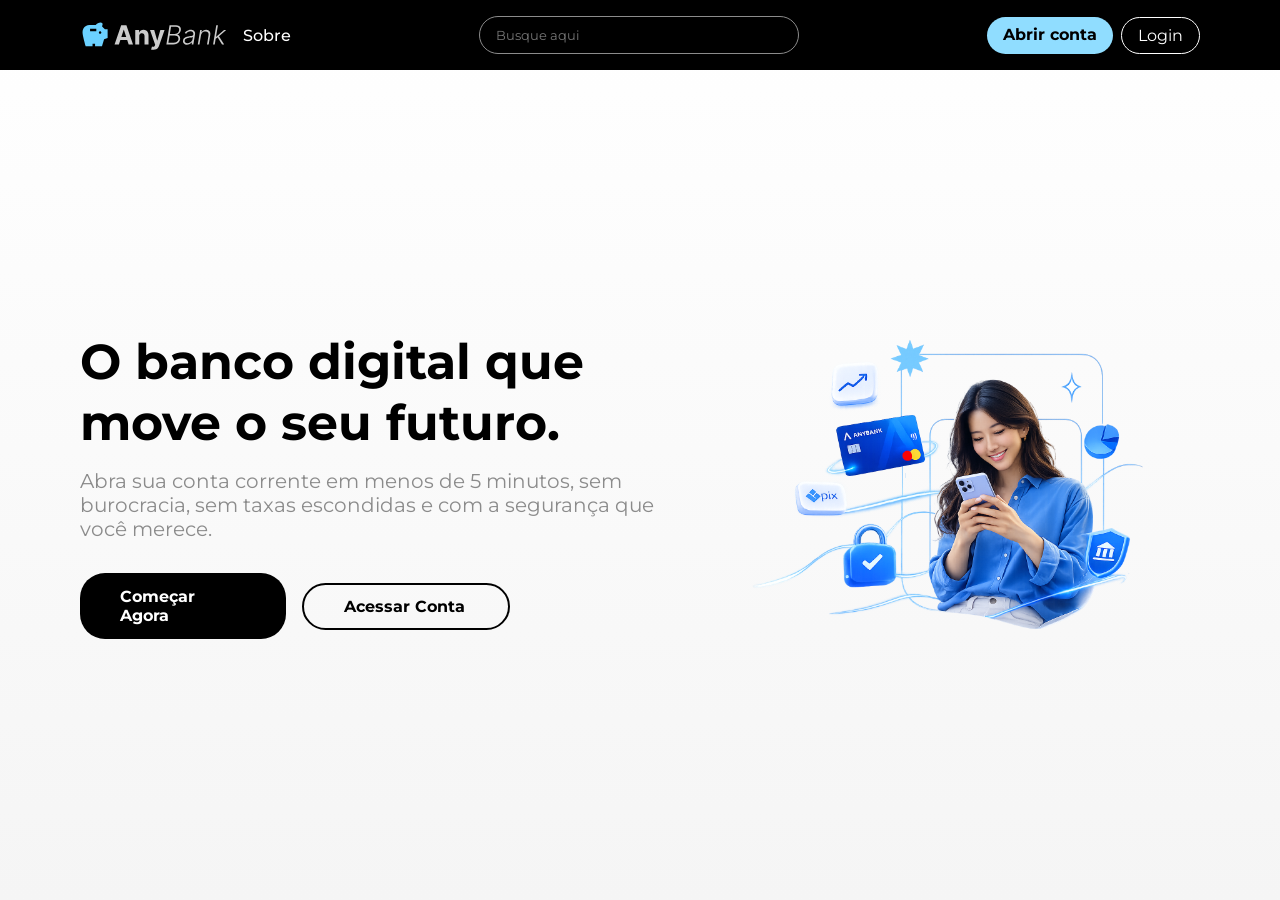
<file: index.html>
<!DOCTYPE html>
<html lang="pt-BR">
<head>
    <meta charset="UTF-8">
    <meta name="viewport" content="width=device-width, initial-scale=1.0">
    <title>AnyBank - Seu Banco Digital</title>

    <link rel="icon" type="image/png" href="assets/images/Favicon.png?v=1">

    <link rel="stylesheet" href="assets/css/global.css">
    <link rel="stylesheet" href="style.css">
</head>
<body>

    <header class="header">
        <div class="header-left">
            <div class="logo-container">
                <picture>
                    <source media="(min-width: 1024px)" srcset="assets/images/logo-desktop.svg">
                    <source media="(min-width: 768px)" srcset="assets/images/logo-tablet.png">
                    <img src="assets/images/logo-mobile.png" alt="AnyBank Logo">
                </picture>
            </div>
            <a href="#" class="nav-link">Sobre</a>
        </div>

        <div class="search-bar">
            <input type="text" placeholder="Busque aqui">
        </div>

        <div class="header-buttons">
            <a href="pages/cadastro/index.html" class="btn-open-account">Abrir conta</a>
            <a href="pages/login/index.html" class="btn-login-nav">Login</a>
        </div>
    </header>

    <main class="hero-container">
        <section class="hero-content">
            <h1>O banco digital que move o seu futuro.</h1>
            <p class="text-l hero-subtitle">Abra sua conta corrente em menos de 5 minutos, sem burocracia, sem taxas escondidas e com a segurança que você merece.</p>
            
            <div class="hero-cta-buttons">
                <a href="pages/cadastro/index.html" class="btn-cta-primary">Começar Agora</a>
                <a href="pages/login/index.html" class="btn-cta-secondary">Acessar Conta</a>
            </div>
        </section>

        <div class="hero-image">
            <picture>
                <source media="(min-width: 1024px)" srcset="assets/images/imagem-principal-desk-tablet.png">
                <source media="(min-width: 768px)" srcset="assets/images/imagem-principal-desk-tablet.png">
                <img src="assets/images/imagem-principal-desk-tablet.png" alt="Conectado ao AnyBank">
            </picture>
        </div>
    </main>

</body>
</html>
</file>
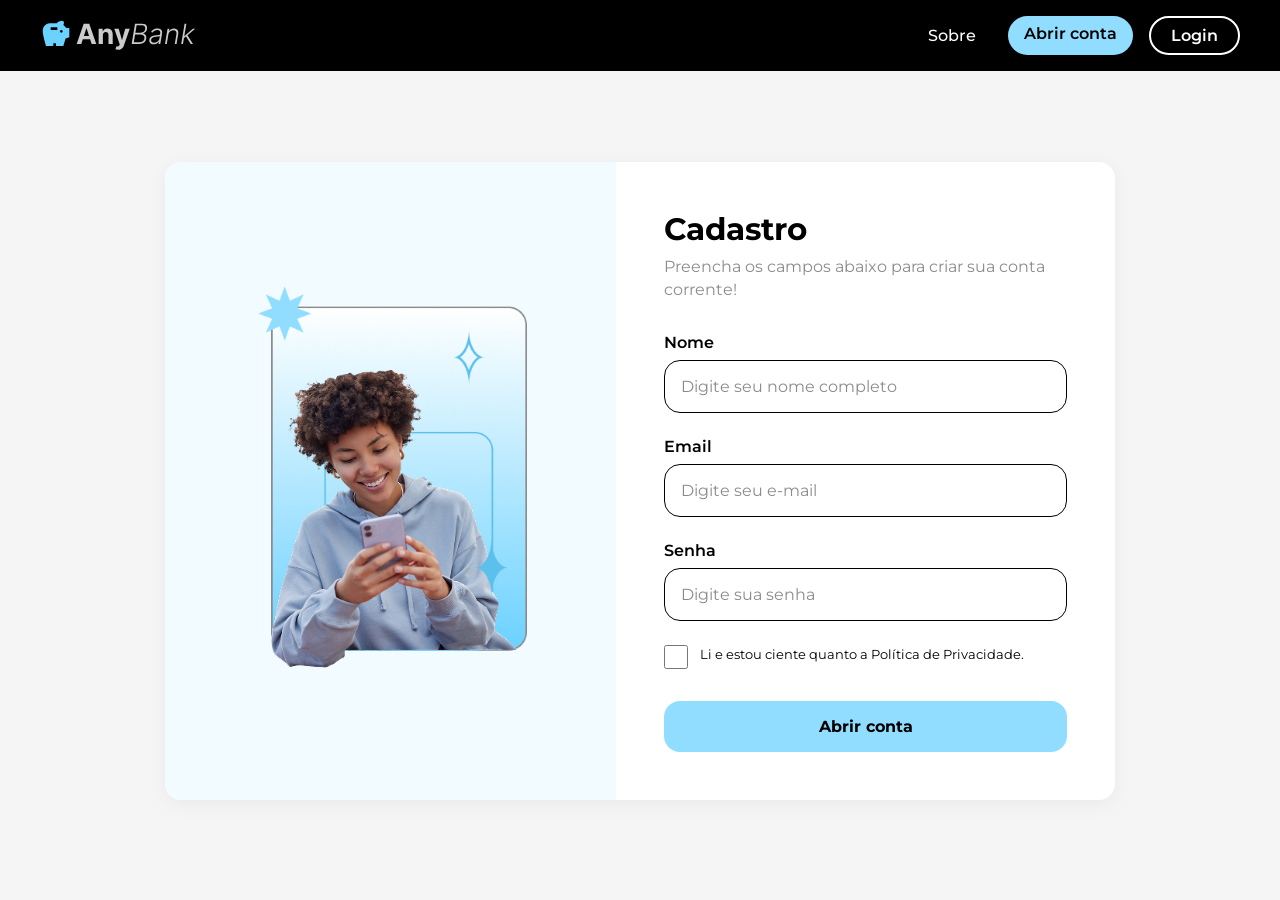
<file: pages/cadastro/index.html>
<!DOCTYPE html>
<html lang="pt-BR">
<head>
    <meta charset="UTF-8">
    <meta name="viewport" content="width=device-width, initial-scale=1.0">
    <title>AnyBank - Cadastro</title>

    <link rel="icon" type="image/png" href="../../assets/images/Favicon.png?v=1">
    
    <link rel="preconnect" href="https://fonts.googleapis.com">
    <link rel="preconnect" href="https://fonts.gstatic.com" crossorigin>
    <link href="https://fonts.googleapis.com/css2?family=Montserrat:wght@400;500;600;700&display=swap" rel="stylesheet">
    
    <link rel="stylesheet" href="../../assets/css/global.css">
    <link rel="stylesheet" href="style.css">
</head>
<body>

    <header class="main-header">
        <div class="header-container">
            <a href="../../index.html" class="logo">
                <img src="../../assets/images/logo-desktop.svg" alt="Logo AnyBank" class="logo-img">
            </a>
            <nav class="header-nav">
                <a href="#" class="nav-link">Sobre</a>
                <div class="header-actions">
                    <a href="#form-cadastro" class="btn-primary-header">Abrir conta</a>
                    <a href="../login/index.html" class="btn-secondary-header">Login</a>
                </div>
            </nav>
        </div>
    </header>

    <main class="cadastro-wrapper">
        <div class="cadastro-card">
            
            <div class="cadastro-image-block">
                <picture>
                    <source media="(max-width: 768px)" srcset="../../assets/images/imagem-cadastro-mobile.png">
                    <source media="(max-width: 1024px)" srcset="../../assets/images/imagem-cadastro-tablet.png">
                    <img src="../../assets/images/imagem-cadastro-desktop.png" alt="Mulher sorrindo e olhando o celular" class="cadastro-banner">
                </picture>
            </div>

            <div class="cadastro-form-block">
                <form class="cadastro-form" id="form-cadastro">
                    <h2>Cadastro</h2>
                    <p class="form-subtitle">Preencha os campos abaixo para criar sua conta corrente!</p>

                    <div class="form-group">
                        <label for="reg-name">Nome</label>
                        <input type="text" id="reg-name" class="input-field" placeholder="Digite seu nome completo" required>
                    </div>

                    <div class="form-group">
                        <label for="reg-email">Email</label>
                        <input type="email" id="reg-email" class="input-field" placeholder="Digite seu e-mail" required>
                    </div>

                    <div class="form-group">
                        <label for="reg-password">Senha</label>
                        <input type="password" id="reg-password" class="input-field" placeholder="Digite sua senha" required>
                    </div>

                    <div class="form-checkbox">
                        <input type="checkbox" id="privacy-policy" required>
                        <label for="privacy-policy">Li e estou ciente quanto a Política de Privacidade.</label>
                    </div>

                    <button type="submit" class="btn-submit">Abrir conta</button>
                </form>
            </div>

        </div>
    </main>

    <script src="script.js"></script>

</body>
</html>
</file>
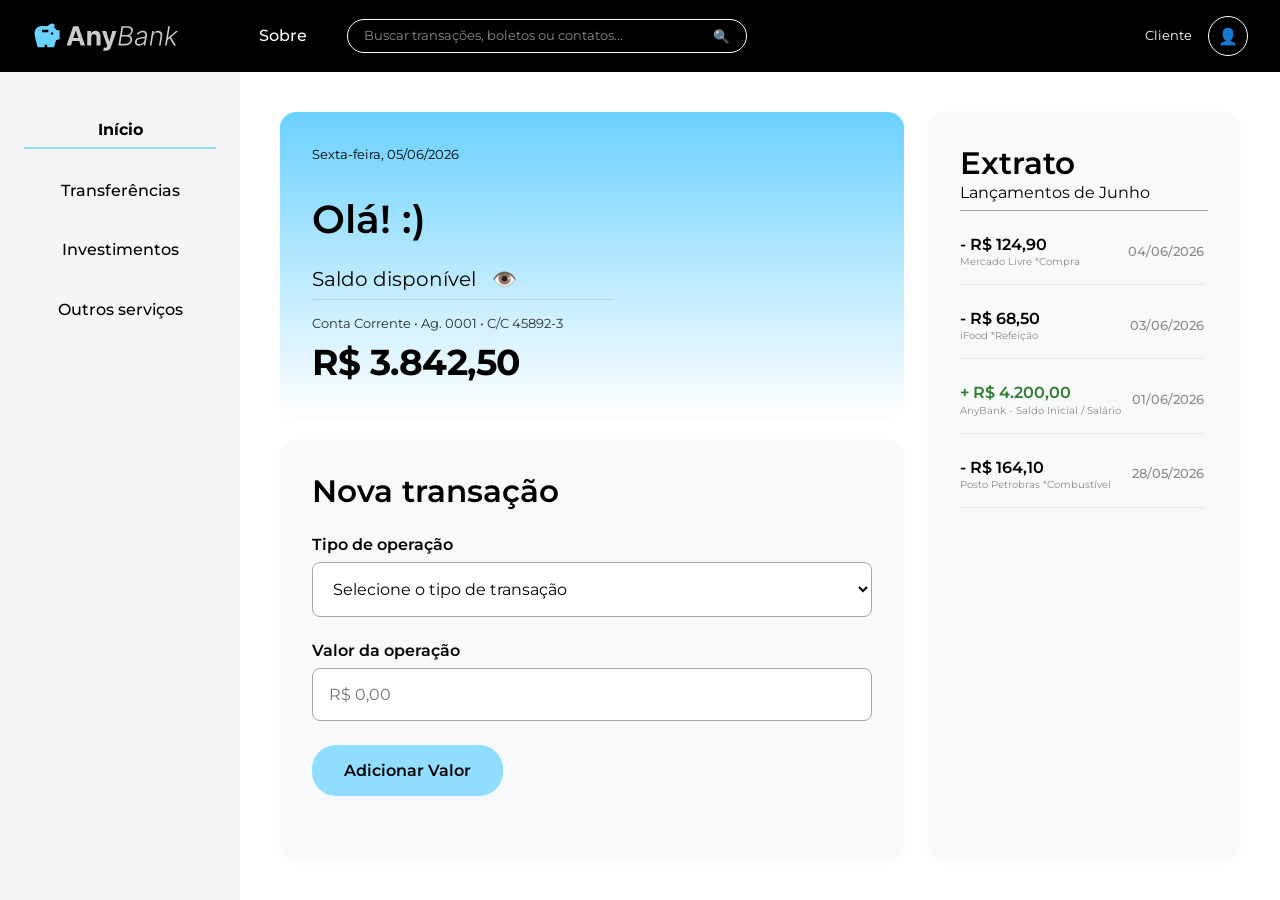
<file: pages/dashboard/index.html>
<!DOCTYPE html>
<html lang="pt-br">
<head>
    <meta charset="UTF-8">
    <meta name="viewport" content="width=device-width, initial-scale=1.0">
    <title>AnyBank - Dashboard</title>

    <link rel="icon" type="image/png" href="../../assets/images/Favicon.png?v=1">
    <link rel="preconnect" href="https://fonts.googleapis.com">
    <link rel="preconnect" href="https://fonts.gstatic.com" crossorigin>
    <link href="https://fonts.googleapis.com/css2?family=Montserrat:wght@400;500;600;700&display=swap" rel="stylesheet">

    <link rel="stylesheet" href="../../assets/css/global.css">
    <link rel="stylesheet" href="style.css">
</head>
<body>

    <header class="main-header">
        <div class="header-container">
            <button class="menu-toggle" id="menu-hamburger" aria-label="Abrir menu">
                <span></span>
                <span></span>
                <span></span>
            </button>

            <div class="logo">
                <picture>
                    <source media="(min-width: 1025px)" srcset="../../assets/images/logo-desktop.svg">
                    <source media="(min-width: 769px)" srcset="../../assets/images/logo-tablet.png">
                    <img src="../../assets/images/logo-mobile.png" alt="Logo AnyBank" class="logo-img">
                </picture>
            </div>

            <nav class="header-nav">
                <a href="#" class="nav-link text-md">Sobre</a>
                <div class="search-bar">
                    <input type="text" placeholder="Buscar transações, boletos ou contatos..." class="text-s">
                    <button class="search-btn">🔍</button>
                </div>
            </nav>

            <div class="user-profile">
                <span class="user-name text-s" id="header-user-name">Cliente</span>
                <div class="user-avatar">👤</div>
            </div>
        </div>
    </header>

    <div class="dashboard-layout">
        
        <aside class="sidebar">
            <nav class="sidebar-menu">
                <a href="#" class="sidebar-link active text-md">Início</a>
                <a href="#" class="sidebar-link text-md">Transferências</a>
                <a href="#" class="sidebar-link text-md">Investimentos</a>
                <a href="#" class="sidebar-link text-md">Outros serviços</a>
            </nav>
        </aside>

        <main class="dashboard-content">
            
            <section class="card card-balance">
                <div class="balance-header">
                    <span class="date text-s" id="current-date">Sexta-feira, 05/06/2026</span>
                </div>
                <div class="balance-body">
                    <h2 id="user-greeting-title">Olá! :)</h2>
                    <div class="balance-amount-box">
                        <div class="balance-title">
                            <span class="text-l">Saldo disponível</span>
                            <button class="toggle-visibility-btn" id="eye-btn" aria-label="Ocultar/Mostrar saldo">👁️</button>
                        </div>
                        <p class="account-type text-s">Conta Corrente • Ag. 0001 • C/C 45892-3</p>
                        <p class="amount-value" id="balance-amount">R$ 3.842,50</p>
                    </div>
                </div>
            </section>

            <section class="card card-transaction">
                <h3>Nova transação</h3>
                <form class="transaction-form" id="transaction-form">
                    <div class="form-group">
                        <label class="text-md">Tipo de operação</label>
                        <div class="custom-select">
                            <select id="transaction-type" required>
                                <option value="" disabled selected hidden>Selecione o tipo de transação</option>
                                <option value="Pix">Pix (Envio instantâneo)</option>
                                <option value="Boleto">Pagamento de Boleto</option>
                                <option value="TED">Transferência (TED/DOC)</option>
                                <option value="Recarga">Recarga de Celular</option>
                            </select>
                        </div>
                    </div>
                    
                    <div class="form-group">
                        <label class="text-md">Valor da operação</label>
                        <input type="number" step="0.01" min="0.01" placeholder="R$ 0,00" class="input-amount text-md" id="transaction-value" required>
                    </div>

                    <button type="submit" id="btn-add-transaction" class="btn-primary">Adicionar Valor</button>
                </form>
            </section>

            <section class="card card-statement">
                <h3>Extrato</h3>
                <div class="statement-period">
                    <span class="month-title text-md">Lançamentos de Junho</span>
                    <hr class="divider">
                </div>
                <ul class="statement-list" id="statement-list"></ul>
            </section>

        </main>
    </div>

    <script src="script.js"></script>

</body>
</html>
</file>
<file: assets/css/global.css>
@import url('https://fonts.googleapis.com/css2?family=Montserrat:wght@400;500;600;700&display=swap');

:root {
    /* Cores Neutras */
    --cor-preto-texto: #000000; 
    --cor-cinza-escuro: #8B8B8B;
    --cor-cinza-medio: #A6A6A6;
    --cor-cinza-header: #CBCBCB;
    --cor-branco: #FFFFFF;

    /* Cores Primárias */
    --azul-destaques: #90DDFF;
    --azul-hover: #5CCOED;
    --azul-pressed: #30A7DC;

    /* Cores de Fundo */
    --fundo-gradiente-azul: linear-gradient(180deg, #6BD1FF 0%, #FFFFFF 100%);
    --fundo-gradiente-cinza: linear-gradient(180deg, #FFFFFF 0%, #F5F5F5 100%);
    --fundo-cinza-claro: #F5F5F5;
    --fundo-azul-claro: #F2FBFF;

    /* Bordas (Border Radius) */
    --radius-small: 8px;
    --radius-medium: 16px;
    --radius-large: 24px;

    /* Espaçamentos (Paddings / Margins) */
    --space-xs: 8px;
    --space-sm: 16px;
    --space-md: 24px;
    --space-lg: 32px;
    --space-xl: 40px;
    --space-xxl: 80px;

    /* Tipografia Base */
    --font-principal: 'Montserrat', sans-serif;
}

/* Reset básico para evitar comportamento estranho dos navegadores */
* {
    margin: 0;
    padding: 0;
    box-sizing: border-box;
    font-family: var(--font-principal);
}

body {
    background-color: var(--cor-branco);
    color: var(--cor-preto-texto);
    -webkit-font-smoothing: antialiased;
    scroll-behavior: smooth;
}

/* Estilos de Tipografia baseados na escala do Figma */
h1 {
    font-size: 3.062rem; /* 49px */
    line-height: 125%;
    font-weight: 700;
}

h2 {
    font-size: 2.438rem; /* 39px */
    line-height: 125%;
    font-weight: 600;
}

h3 {
    font-size: 1.938rem; /* 31px */
    line-height: 125%;
    font-weight: 600;
}

h4 {
    font-size: 1.562rem; /* 25px */
    line-height: 125%;
    font-weight: 500;
}

/* Classes utilitárias para os textos do Body */
.text-l {
    font-size: 1.25rem; /* 20px */
    line-height: 120%;
}

.text-md {
    font-size: 1rem; /* 16px */
    line-height: 120%;
}

.text-s {
    font-size: 0.812rem; /* 13px */
    line-height: 120%;
}

.text-xs {
    font-size: 0.625rem; /* 10px */
    line-height: 120%;
}
</file>
<file: style.css>
/* ==========================================================================
   ESTILOS DA HOME (PÁGINA INICIAL)
   ========================================================================== */

body {
    min-height: 100vh;
    display: flex;
    flex-direction: column;
    background: var(--fundo-gradiente-cinza); 
}

/* --- Navbar (Adaptada para a Raiz) --- */
.header {
    background-color: var(--cor-preto-texto);
    padding: var(--space-sm) var(--space-sm);
    display: flex;
    justify-content: space-between;
    align-items: center;
}

.header-left {
    display: flex;
    align-items: center;
    gap: var(--space-sm);
}

.logo-container img {
    height: 32px;
    display: block;
}

.nav-link {
    color: var(--cor-branco);
    text-decoration: none;
    font-weight: 500;
}

.search-bar {
    max-width: 320px;
    width: 100%;
    display: none;
}

.search-bar input {
    width: 100%;
    padding: 10px var(--space-sm);
    background-color: var(--cor-preto-texto);
    border: 1px solid var(--cor-cinza-escuro);
    border-radius: 25px;
    color: var(--cor-branco);
}

.header-buttons {
    display: flex;
    gap: var(--space-xs);
}

.btn-open-account {
    background-color: var(--azul-destaques);
    color: var(--cor-preto-texto);
    padding: 8px var(--space-sm);
    border-radius: 20px;
    text-decoration: none;
    font-weight: 700;
}

.btn-login-nav {
    background-color: transparent;
    color: var(--cor-branco);
    padding: 8px var(--space-sm);
    border: 1px solid var(--cor-branco);
    border-radius: 20px;
    text-decoration: none;
}

/* --- Layout Principal (Hero Section) --- */
.hero-container {
    flex: 1;
    display: flex;
    flex-direction: column;
    align-items: center;
    justify-content: center;
    padding: var(--space-md);
    gap: var(--space-lg);
    text-align: center;
}

.hero-content {
    display: flex;
    flex-direction: column;
    gap: var(--space-sm);
    max-width: 600px;
}

.hero-content h1 {
    color: var(--cor-preto-texto);
}

.hero-subtitle {
    color: var(--cor-cinza-escuro);
}

.hero-cta-buttons {
    display: flex;
    flex-direction: column;
    gap: var(--space-sm);
    margin-top: var(--space-sm);
    align-items: center;
}

/* Botões de Chamada para Ação (CTA) */
.btn-cta-primary {
    background-color: var(--cor-preto-texto);
    color: var(--cor-branco);
    padding: 14px 40px;
    border-radius: 25px;
    text-decoration: none;
    font-weight: 700;
    width: 100%;
    max-width: 260px;
    transition: background-color 0.2s;
}

.btn-cta-primary:hover {
    background-color: var(--cor-cinza-escuro);
}

.btn-cta-secondary {
    background-color: transparent;
    color: var(--cor-preto-texto);
    border: 2px solid var(--cor-preto-texto);
    padding: 12px 40px;
    border-radius: 25px;
    text-decoration: none;
    font-weight: 700;
    width: 100%;
    max-width: 260px;
    transition: background-color 0.2s;
}

.btn-cta-secondary:hover {
    background-color: var(--fundo-cinza-claro);
}

.hero-image {
    width: 100%;
    max-width: 400px;
}

.hero-image img {
    width: 100%;
    height: auto;
    object-fit: cover;
    border-radius: var(--radius-large);
}

/* --- Responsividade --- */

/* Tablet (768px) */
@media (min-width: 768px) {
    .header {
        padding: var(--space-sm) var(--space-xl);
    }
    
    .search-bar {
        display: block;
    }

    .hero-container {
        padding: var(--space-xl);
    }

    .hero-cta-buttons {
        flex-direction: row;
        justify-content: center;
    }
}

/* Desktop (1024px) */
@media (min-width: 1024px) {
    .header {
        padding: var(--space-sm) var(--space-xxl);
    }

    .hero-container {
        flex-direction: row; 
        text-align: left;
        justify-content: space-between;
        max-width: 1200px;
        margin: 0 auto;
        width: 100%;
        gap: var(--space-xl);
    }

    .hero-content {
        align-items: flex-start;
    }

    .hero-cta-buttons {
        justify-content: flex-start;
    }

    .hero-image {
        max-width: 550px;
        width: 50%;
    }
}
</file>
<file: pages/cadastro/style.css>
/* ==========================================================================
   1. ESTILIZAÇÃO DO HEADER 
   ========================================================================== */
.main-header {
    background-color: #000000; /* Preto | Texto/Fundo do Guia de Estilos */
    padding: 16px 24px;
    position: sticky;
    top: 0;
    z-index: 1000;
}

.header-container {
    max-width: 1200px;
    margin: 0 auto;
    display: flex;
    justify-content: space-between;
    align-items: center;
}

.header-nav {
    display: flex;
    align-items: center;
    gap: 32px;
}

.nav-link {
    color: #FFFFFF;
    text-decoration: none;
    font-weight: 500;
    font-size: 16px;
}

.header-actions {
    display: flex;
    gap: 16px;
}

/* Botões do Header baseados nos Componentes */
.btn-primary-header {
    background-color: #90DDFF;
    color: #000000;
    padding: 8px 16px;
    border-radius: 24px; 
    text-decoration: none;
    font-weight: 600;
    transition: background-color 0.2s;
}

.btn-primary-header:hover {
    background-color: #5CC0ED; 
}

.btn-secondary-header {
    background-color: transparent;
    color: #FFFFFF;
    padding: 8px 20px;
    border: 2px solid #FFFFFF;
    border-radius: 24px;
    text-decoration: none;
    font-weight: 600;
    transition: all 0.2s;
}

.btn-secondary-header:hover {
    background-color: #FFFFFF;
    color: #000000;
}

/* ==========================================================================
   2. ESTRUTURA DO LAYOUT PRINCIPAL (CADASTRO)
   ========================================================================== */
body {
    background-color: #F5F5F5; 
    font-family: 'Montserrat', sans-serif;
}

.cadastro-wrapper {
    min-height: calc(100vh - 80px);
    display: flex;
    justify-content: center;
    align-items: center;
    padding: 40px 20px;
}

/* O Card que une Imagem + Formulário */
.cadastro-card {
    background-color: #FFFFFF;
    border-radius: 16px; 
    box-shadow: 0px 4px 20px rgba(0, 0, 0, 0.05);
    display: flex;
    max-width: 950px;
    width: 100%;
    overflow: hidden; 
}

/* Bloco da Esquerda (Imagem) */
.cadastro-image-block {
    flex: 1;
    background-color: #F2FBFF; 
    display: flex;
    align-items: center;
    justify-content: center;
    padding: 24px;
}

.cadastro-banner {
    width: 100%;
    height: auto;
    object-fit: contain;
    max-height: 450px;
}

/* Bloco da Direita (Formulário) */
.cadastro-form-block {
    flex: 1;
    padding: 48px;
    display: flex;
    flex-direction: column;
    justify-content: center;
}

.cadastro-form h2 {
    font-size: 31px; 
    font-weight: 700;
    color: #000000;
    margin-bottom: 8px;
}

.form-subtitle {
    font-size: 16px; 
    color: #8B8B8B; 
    margin-bottom: 32px;
    line-height: 1.4;
}

/* ==========================================================================
   3. CAMPOS DE ENTRADA (INPUTS) E BOTÃO
   ========================================================================== */
.form-group {
    display: flex;
    flex-direction: column;
    gap: 8px;
    margin-bottom: 24px;
}

.form-group label {
    font-size: 16px;
    font-weight: 600;
    color: #000000;
}

.input-field {
    width: 100%;
    padding: 16px;
    border: 1.5px solid #000000; 
    border-radius: 16px; 
    font-family: 'Montserrat', sans-serif;
    font-size: 16px;
    outline: none;
    transition: border-color 0.2s;
}

.input-field::placeholder {
    color: #8B8B8B;
}

.input-field:focus {
    border-color: #5CC0ED; 
}

/* Checkbox de Termos */
.form-checkbox {
    display: flex;
    align-items: flex-start;
    gap: 12px;
    margin-bottom: 32px;
    cursor: pointer;
}

.form-checkbox input[type="checkbox"] {
    width: 24px;
    height: 24px;
    border: 1.5px solid #000000;
    border-radius: 4px;
    accent-color: #90DDFF; 
    flex-shrink: 0;
}

.form-checkbox label {
    font-size: 13px; 
    color: #000000;
    line-height: 1.4;
    user-select: none;
}

/* Botão Enviar Formulário */
.btn-submit {
    background-color: #90DDFF;
    color: #000000;
    border: none;
    width: 100%;
    padding: 16px;
    border-radius: 16px; 
    font-family: 'Montserrat', sans-serif;
    font-size: 16px;
    font-weight: 700;
    cursor: pointer;
    transition: background-color 0.2s;
}

.btn-submit:hover {
    background-color: #5CC0ED; 
}

.btn-submit:active {
    background-color: #30A7DC; 
}

/* ==========================================================================
   4. RESPONSIVIDADE (TABLET E MOBILE)
   ========================================================================== */

/* Tablet (max-width: 1024px) */
@media (max-width: 1024px) {
    .cadastro-card {
        flex-direction: column; 
        max-width: 540px; 
    }

    .cadastro-image-block {
        padding: 40px 40px 20px 40px;
    }

    .cadastro-form-block {
        padding: 40px;
    }
}

/* Mobile (max-width: 768px) */
@media (max-width: 768px) {
    .main-header {
        padding: 16px;
    }

    .header-actions {
        display: none; 
    }

    .cadastro-wrapper {
        padding: 16px;
    }

    .cadastro-card {
        border-radius: 0; 
        background-color: transparent;
        box-shadow: none;
    }

    .cadastro-image-block {
        background-color: transparent;
        padding: 16px 16px 0 16px;
    }

    .cadastro-form-block {
        padding: 24px 16px;
    }

    .cadastro-form h2 {
        font-size: 25px; 
    }
}
</file>
<file: pages/dashboard/style.css>
/* ==========================================================================
   HEADER
   ========================================================================== */
.main-header {
    background-color: #000000;
    color: var(--cor-branco);
    padding: var(--space-sm) var(--space-lg);
    position: sticky;
    top: 0;
    z-index: 100;
}

.header-container {
    max-width: 1440px;
    margin: 0 auto;
    display: flex;
    align-items: center;
    justify-content: space-between;
}

.logo {
    display: flex;
    align-items: center;
    gap: var(--space-xs); 
}

.logo-img {
    height: 32px; 
    width: auto;
    object-fit: contain;
    display: block;
}

.header-nav {
    display: flex;
    align-items: center;
    gap: var(--space-xl);
    flex-grow: 1;
    margin-left: var(--space-xxl);
}

.nav-link {
    color: var(--cor-branco);
    text-decoration: none;
    font-weight: 500;
    transition: color 0.2s ease;
}

.nav-link:hover {
    color: var(--azul-destaques);
}

.search-bar {
    display: flex;
    align-items: center;
    background-color: #000000;
    border: 1px solid var(--cor-branco);
    border-radius: 24px;
    padding: var(--space-xs) var(--space-sm);
    width: 100%;
    max-width: 400px;
    transition: border-color 0.2s ease;
}

.search-bar:focus-within {
    border-color: var(--azul-destaques);
}

.search-bar input {
    background: none;
    border: none;
    color: var(--cor-branco);
    outline: none;
    width: 100%;
}

.search-bar input::placeholder {
    color: var(--cor-cinza-escuro);
}

.search-btn {
    background: none;
    border: none;
    cursor: pointer;
}

.user-profile {
    display: flex;
    align-items: center;
    gap: var(--space-sm);
}

.user-avatar {
    width: 40px;
    height: 40px;
    border: 1px solid var(--cor-branco);
    border-radius: 50%;
    display: flex;
    align-items: center;
    justify-content: center;
    user-select: none;
}

.menu-toggle {
    display: none;
    flex-direction: column;
    gap: 5px;
    background: none;
    border: none;
    cursor: pointer;
}

.menu-toggle span {
    width: 25px;
    height: 3px;
    background-color: var(--cor-branco);
    border-radius: 2px;
}

/* ==========================================================================
   LAYOUT E GRID PRINCIPAL (DESKTOP)
   ========================================================================== */
.dashboard-layout {
    max-width: 1440px;
    margin: 0 auto;
    display: grid;
    grid-template-columns: 240px 1fr; 
    min-height: calc(100vh - 72px);
}

/* Sidebar à Esquerda */
.sidebar {
    background-color: #F5F5F5;
    padding: var(--space-xl) var(--space-md);
}

.sidebar-menu {
    display: flex;
    flex-direction: column;
    gap: var(--space-md);
    align-items: center;
}

.sidebar-link {
    color: var(--cor-preto-texto);
    text-decoration: none;
    font-weight: 500;
    padding: var(--space-xs) 0;
    width: 100%;
    text-align: center;
    transition: all 0.2s ease;
}

.sidebar-link:hover {
    color: var(--azul-pressed);
    background-color: rgba(0, 0, 0, 0.02);
    border-radius: var(--radius-small);
}

.sidebar-link.active {
    font-weight: 700;
    color: var(--cor-preto-texto);
    border-bottom: 2px solid var(--azul-destaques);
}

/* Sub-grid do Conteúdo */
.dashboard-content {
    padding: var(--space-xl);
    display: grid;
    grid-template-columns: 2fr 1fr; 
    grid-template-rows: auto auto;
    gap: var(--space-md);
    background-color: var(--cor-branco);
}

/* ==========================================================================
   ESTILIZAÇÃO DOS CARDS
   ========================================================================== */
.card {
    background-color: var(--fundo-azul-claro);
    border-radius: var(--radius-medium);
    padding: var(--space-lg);
    box-shadow: 0 2px 8px rgba(0, 0, 0, 0.02);
}

/* Card Saldo com Gradiente */
.card-balance {
    grid-column: 1 / 2; 
    background: var(--fundo-gradiente-azul);
    color: var(--cor-preto-texto);
    display: flex;
    flex-direction: column;
    justify-content: space-between;
}

.balance-title {
    display: flex;
    align-items: center;
    gap: var(--space-sm);
    margin-top: var(--space-md);
    border-bottom: 1px solid rgba(0, 0, 0, 0.1);
    padding-bottom: var(--space-xs);
    max-width: 300px;
}

.toggle-visibility-btn {
    background: none;
    border: none;
    cursor: pointer;
    font-size: 1.25rem;
    transition: transform 0.2s ease;
}

.toggle-visibility-btn:hover {
    transform: scale(1.1);
}

.account-type {
    margin-top: var(--space-sm);
    opacity: 0.8;
}

.amount-value {
    font-size: 2.25rem;
    font-weight: 700;
    margin-top: var(--space-xs);
    letter-spacing: -0.5px;
}

/* Card Transação */
.card-transaction {
    grid-column: 1 / 2; 
    background-color: #F8F9FA; 
}

.transaction-form {
    display: flex;
    flex-direction: column;
    gap: var(--space-md);
    margin-top: var(--space-md);
}

.form-group {
    display: flex;
    flex-direction: column;
    gap: var(--space-xs);
}

.form-group label {
    font-weight: 600;
}

.custom-select select, .input-amount {
    width: 100%;
    padding: var(--space-sm);
    border: 1px solid var(--cor-cinza-medio);
    border-radius: var(--radius-small);
    background-color: var(--cor-branco);
    font-family: inherit;
    font-size: 1rem;
    outline: none;
    transition: border-color 0.2s ease, box-shadow 0.2s ease;
}

.custom-select select:focus, .input-amount:focus {
    border-color: var(--azul-pressed);
    box-shadow: 0 0 0 3px rgba(144, 221, 255, 0.25);
}

/* Botão Estilo Primário */
.btn-primary {
    background-color: var(--azul-destaques);
    color: var(--cor-preto-texto);
    border: none;
    padding: var(--space-sm) var(--space-lg);
    border-radius: 24px; 
    font-weight: 600;
    font-size: 1rem;
    cursor: pointer;
    align-self: flex-start;
    transition: background-color 0.2s ease, transform 0.1s ease;
}

.btn-primary:hover {
    background-color: var(--azul-hover);
}

.btn-primary:active {
    background-color: var(--azul-pressed);
    transform: scale(0.98);
}

/* Card Extrato */
.card-statement {
    grid-column: 2 / 3;
    grid-row: 1 / 3; 
    background-color: #F8F9FA;
    display: flex;
    flex-direction: column;
}

.divider {
    border: none;
    border-top: 1px solid var(--cor-cinza-medio);
    margin: var(--space-xs) 0 var(--space-md) 0;
}

.statement-list {
    list-style: none;
    display: flex;
    flex-direction: column;
    gap: var(--space-md);
    max-height: 480px;
    overflow-y: auto; 
    padding-right: 4px;
}

.statement-item {
    animation: fadeIn 0.4s ease-out; 
}

.statement-info {
    display: flex;
    justify-content: space-between; 
    align-items: center;
    border-bottom: 1px solid #E9ECEF;
    padding-bottom: var(--space-sm);
}

.statement-text-group {
    display: flex;
    flex-direction: column;
    gap: 2px;
}

.statement-value {
    font-weight: 600;
}

.statement-desc {
    color: var(--cor-cinza-escuro);
}

.statement-date {
    color: var(--cor-cinza-escuro);
    font-weight: 500;
}

@keyframes fadeIn {
    from { opacity: 0; transform: translateY(-10px); }
    to { opacity: 1; transform: translateY(0); }
}

/* ==========================================================================
   MEDIA QUERIES (RESPONSIVIDADE)
   ========================================================================== */

@media (max-width: 1024px) {
    .dashboard-layout {
        grid-template-columns: 1fr; 
    }
    
    .sidebar {
        grid-column: 1 / -1;
        padding: var(--space-sm);
        border-bottom: 1px solid var(--cor-cinza-header);
    }

    .sidebar-menu {
        flex-direction: row; 
        justify-content: space-around;
    }

    .sidebar-link {
        width: auto;
    }

    .dashboard-content {
        grid-template-columns: 1fr; 
    }

    .card-balance, .card-transaction, .card-statement {
        grid-column: 1 / -1;
        grid-row: auto;
    }
}

@media (max-width: 768px) {
    .header-nav, .user-profile .user-name {
        display: none; 
    }

    .menu-toggle {
        display: flex; 
    }

    .sidebar {
        display: none; 
        position: absolute;
        top: 72px; 
        left: 0;
        width: 100%;
        background-color: var(--cor-branco);
        box-shadow: 0px 4px 10px rgba(0, 0, 0, 0.1);
        z-index: 99;
        padding: var(--space-md);
    }

    .sidebar.active-mobile {
        display: block !important;
    }

    .sidebar-menu {
        flex-direction: column; 
        align-items: flex-start;
        gap: var(--space-sm);
    }

    .sidebar-link {
        text-align: left;
        border-bottom: 1px solid #E9ECEF;
        padding-bottom: var(--space-xs);
    }

    .dashboard-content {
        padding: var(--space-sm);
    }
}
</file>
